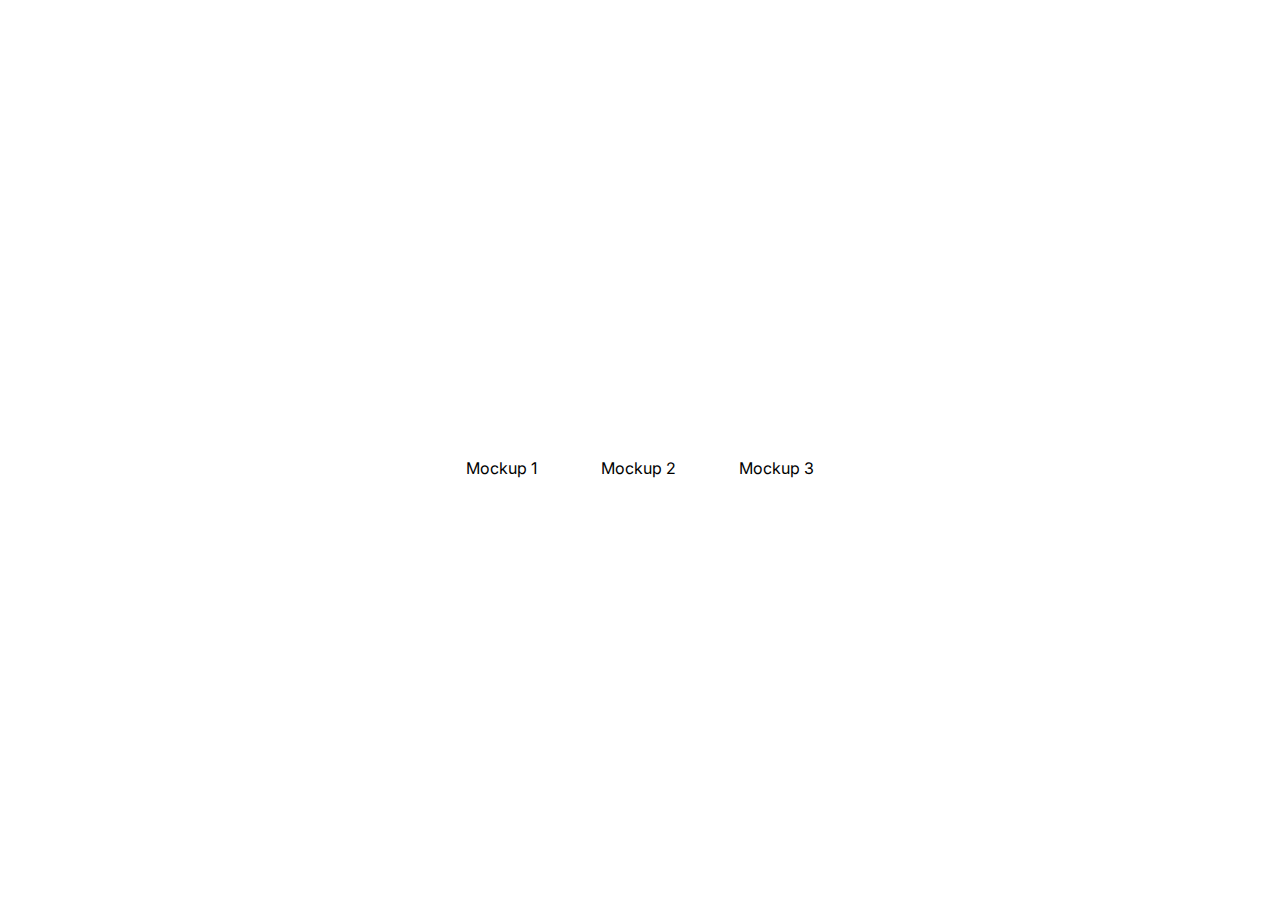
<file: index.html>
<!DOCTYPE html>
<html lang="en">
	<head>
		<meta charset="UTF-8" />
		<meta http-equiv="X-UA-Compatible" content="IE=edge" />
		<meta name="viewport" content="width=device-width, initial-scale=1.0" />
		<link rel="stylesheet" href="style.css" />
		<title>Main Page</title>
	</head>
	<body>
		<a href="./mockup1/index.html">Mockup 1</a>
		<a href="./mockup2/index.html">Mockup 2</a>
		<a href="./mockup3/index.html">Mockup 3</a>
	</body>
</html>
</file>
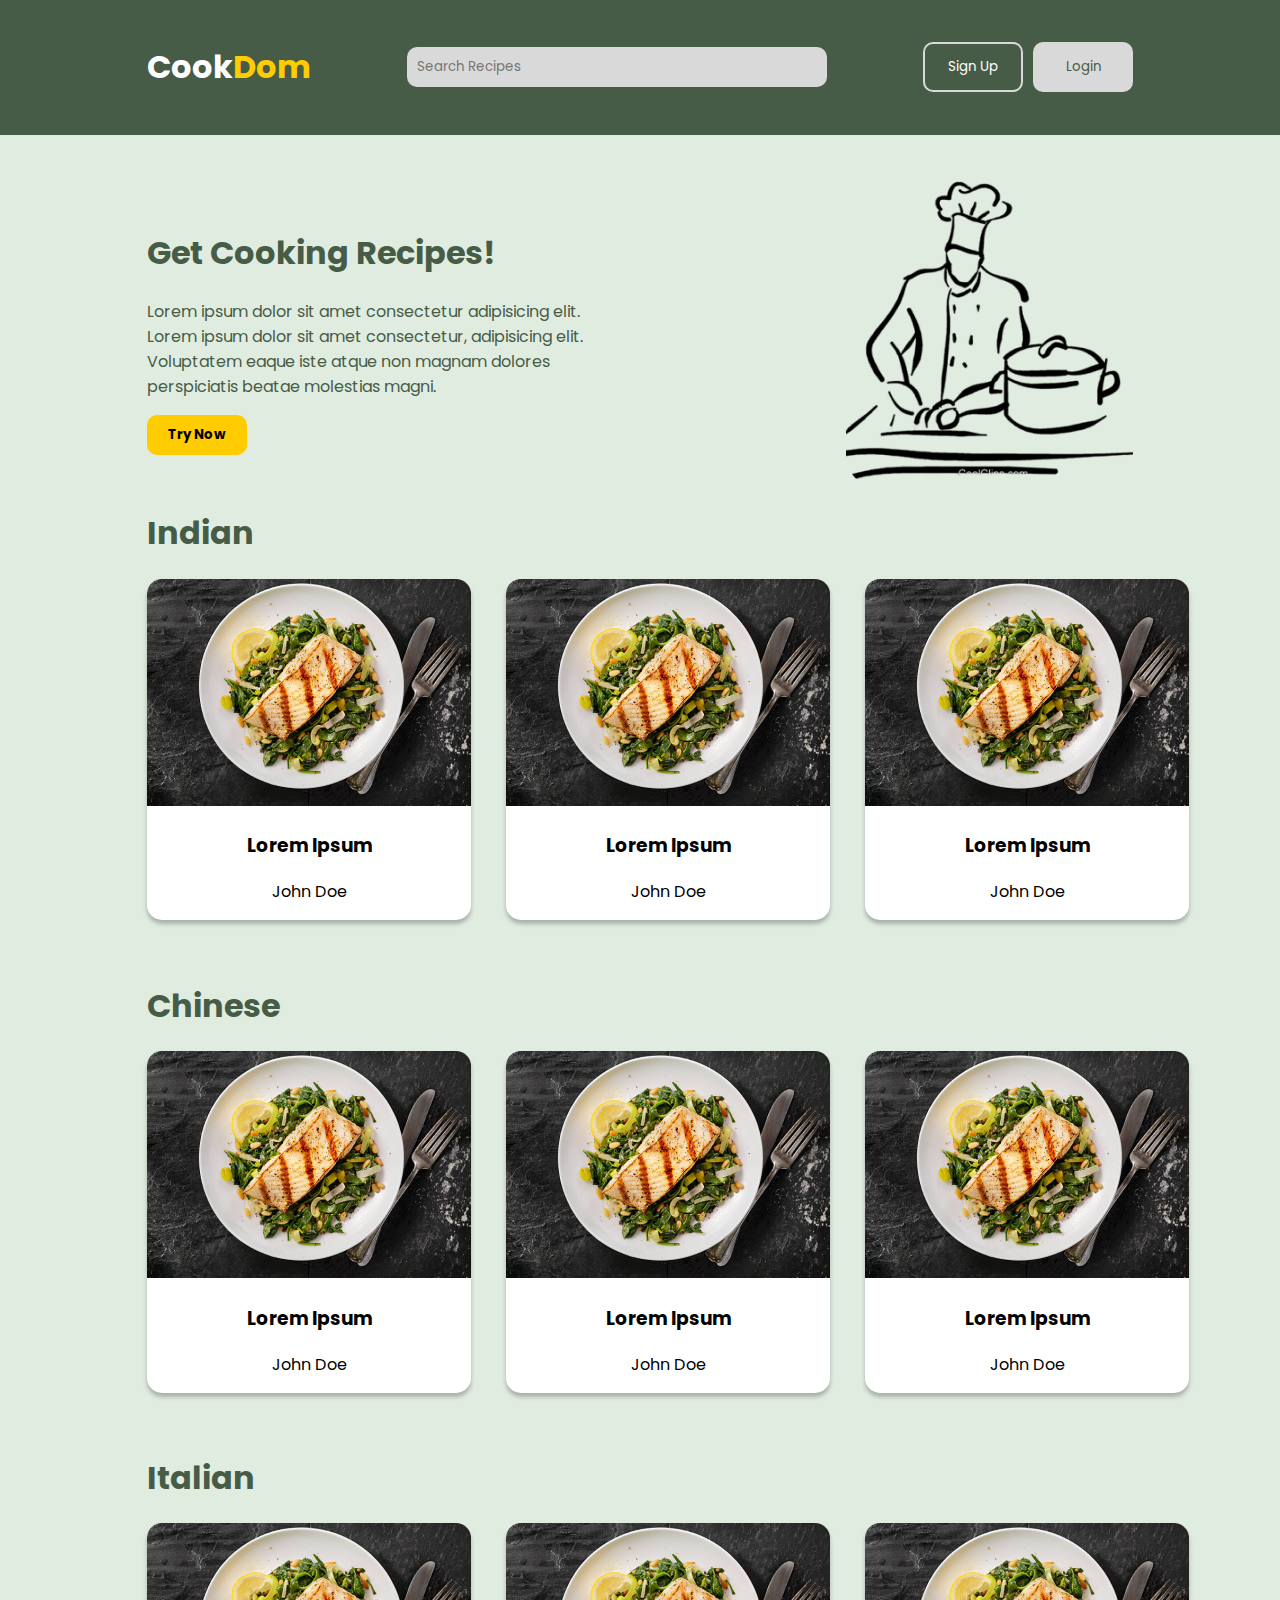
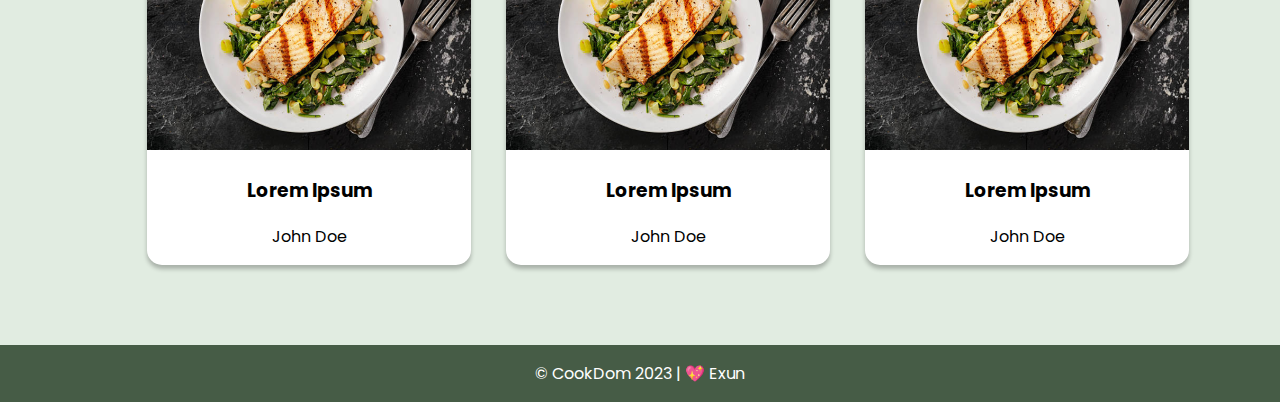
<file: mockup1/index.html>
<!DOCTYPE html>
<html lang="en">
	<head>
		<meta charset="UTF-8" />
		<meta http-equiv="X-UA-Compatible" content="IE=edge" />
		<meta name="viewport" content="width=device-width, initial-scale=1.0" />
		<link rel="stylesheet" href="./style.css" />
		<title>Mockup 1</title>
	</head>
	<body>
		<nav>
			<h1>Cook<span class="yellow">Dom</span></h1>
			<input type="text" placeholder="Search Recipes" />
			<div class="buttons">
				<button>Sign Up</button>
				<button>Login</button>
			</div>
		</nav>
		<main>
			<div class="intro">
				<div class="text">
					<h1>Get Cooking Recipes!</h1>
					<p>
						Lorem ipsum dolor sit amet consectetur adipisicing elit. Lorem ipsum
						dolor sit amet consectetur, adipisicing elit. Voluptatem eaque iste
						atque non magnam dolores perspiciatis beatae molestias magni.
					</p>
					<button>Try Now</button>
				</div>
				<img src="./images/cooking.png" alt="person cooking" />
			</div>
			<div class="cuisines">
				<h1>Indian</h1>
				<div class="cards">
					<div class="card">
						<img src="./images/dish.png" alt="picture of a dish" />
						<h3>Lorem Ipsum</h3>
						<p>John Doe</p>
					</div>
					<div class="card">
						<img src="./images/dish.png" alt="picture of a dish" />
						<h3>Lorem Ipsum</h3>
						<p>John Doe</p>
					</div>
					<div class="card">
						<img src="./images/dish.png" alt="picture of a dish" />
						<h3>Lorem Ipsum</h3>
						<p>John Doe</p>
					</div>
				</div>
			</div>
			<div class="cuisines">
				<h1>Chinese</h1>
				<div class="cards">
					<div class="card">
						<img src="./images/dish.png" alt="picture of a dish" />
						<h3>Lorem Ipsum</h3>
						<p>John Doe</p>
					</div>
					<div class="card">
						<img src="./images/dish.png" alt="picture of a dish" />
						<h3>Lorem Ipsum</h3>
						<p>John Doe</p>
					</div>
					<div class="card">
						<img src="./images/dish.png" alt="picture of a dish" />
						<h3>Lorem Ipsum</h3>
						<p>John Doe</p>
					</div>
				</div>
			</div>
			<div class="cuisines">
				<h1>Italian</h1>
				<div class="cards">
					<div class="card">
						<img src="./images/dish.png" alt="picture of a dish" />
						<h3>Lorem Ipsum</h3>
						<p>John Doe</p>
					</div>
					<div class="card">
						<img src="./images/dish.png" alt="picture of a dish" />
						<h3>Lorem Ipsum</h3>
						<p>John Doe</p>
					</div>
					<div class="card">
						<img src="./images/dish.png" alt="picture of a dish" />
						<h3>Lorem Ipsum</h3>
						<p>John Doe</p>
					</div>
				</div>
			</div>
		</main>
		<footer>
			<p>&copy; CookDom 2023 | 💖 Exun</p>
		</footer>
	</body>
</html>
</file>
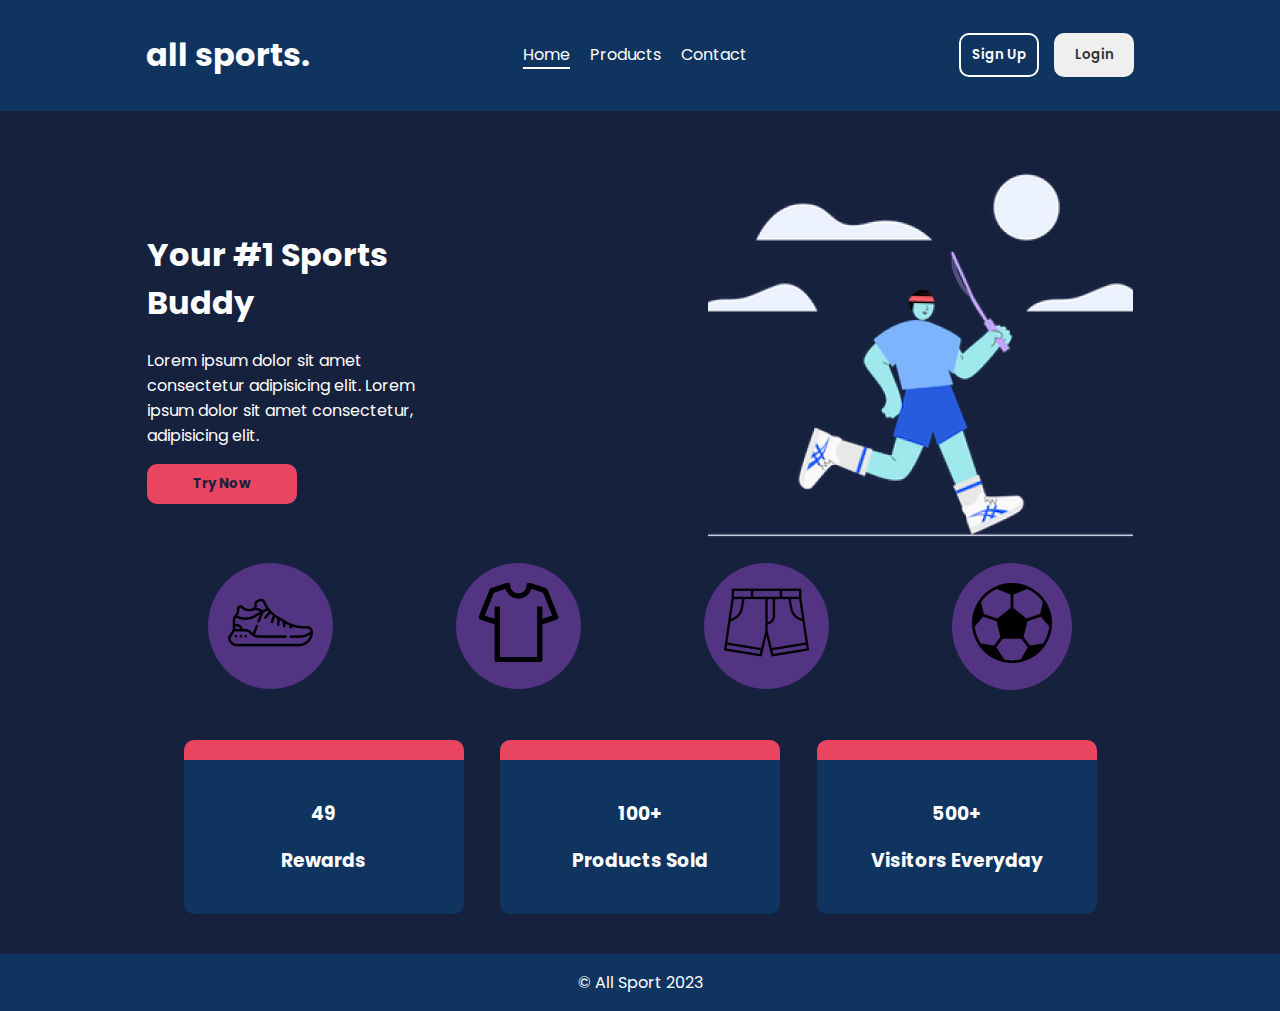
<file: mockup2/index.html>
<!DOCTYPE html>
<html lang="en">
	<head>
		<meta charset="UTF-8" />
		<meta http-equiv="X-UA-Compatible" content="IE=edge" />
		<meta name="viewport" content="width=device-width, initial-scale=1.0" />
		<link rel="stylesheet" href="style.css" />
		<title>Mockup 2</title>
	</head>
	<body>
		<nav>
			<h1>all sports.</h1>
			<div class="links">
				<a href="#" class="link active">Home</a>
				<a href="#" class="link">Products</a>
				<a href="#" class="link">Contact</a>
			</div>
			<div class="buttons">
				<button>Sign Up</button>
				<button>Login</button>
			</div>
		</nav>
		<main>
			<div class="intro">
				<div class="text">
					<h1>Your #1 Sports Buddy</h1>
					<p>
						Lorem ipsum dolor sit amet consectetur adipisicing elit. Lorem ipsum
						dolor sit amet consectetur, adipisicing elit.
					</p>
					<button>Try Now</button>
				</div>
				<img src="./images/playing.png" alt="person playing" />
			</div>
			<div class="spheres">
				<div class="sphere">
					<img src="./images/shoe.png" alt="shoe picture" />
				</div>
				<div class="sphere">
					<img src="./images/shirt.png" alt="shirt picture" />
				</div>
				<div class="sphere">
					<img src="./images/shorts.png" alt="shorts picture" />
				</div>
				<div class="sphere">
					<img src="./images/football.png" alt="football picture" />
				</div>
			</div>
			<div class="cards">
				<div class="card">
					<div class="top"></div>
					<div class="text">
						<h3>49</h3>
						<h3>Rewards</h3>
					</div>
				</div>
				<div class="card">
					<div class="top"></div>
					<div class="text">
						<h3>100+</h3>
						<h3>Products Sold</h3>
					</div>
				</div>
				<div class="card">
					<div class="top"></div>
					<div class="text">
						<h3>500+</h3>
						<h3>Visitors Everyday</h3>
					</div>
				</div>
			</div>
		</main>
		<footer>
			<p>&copy; All Sport 2023</p>
		</footer>
	</body>
</html>
</file>
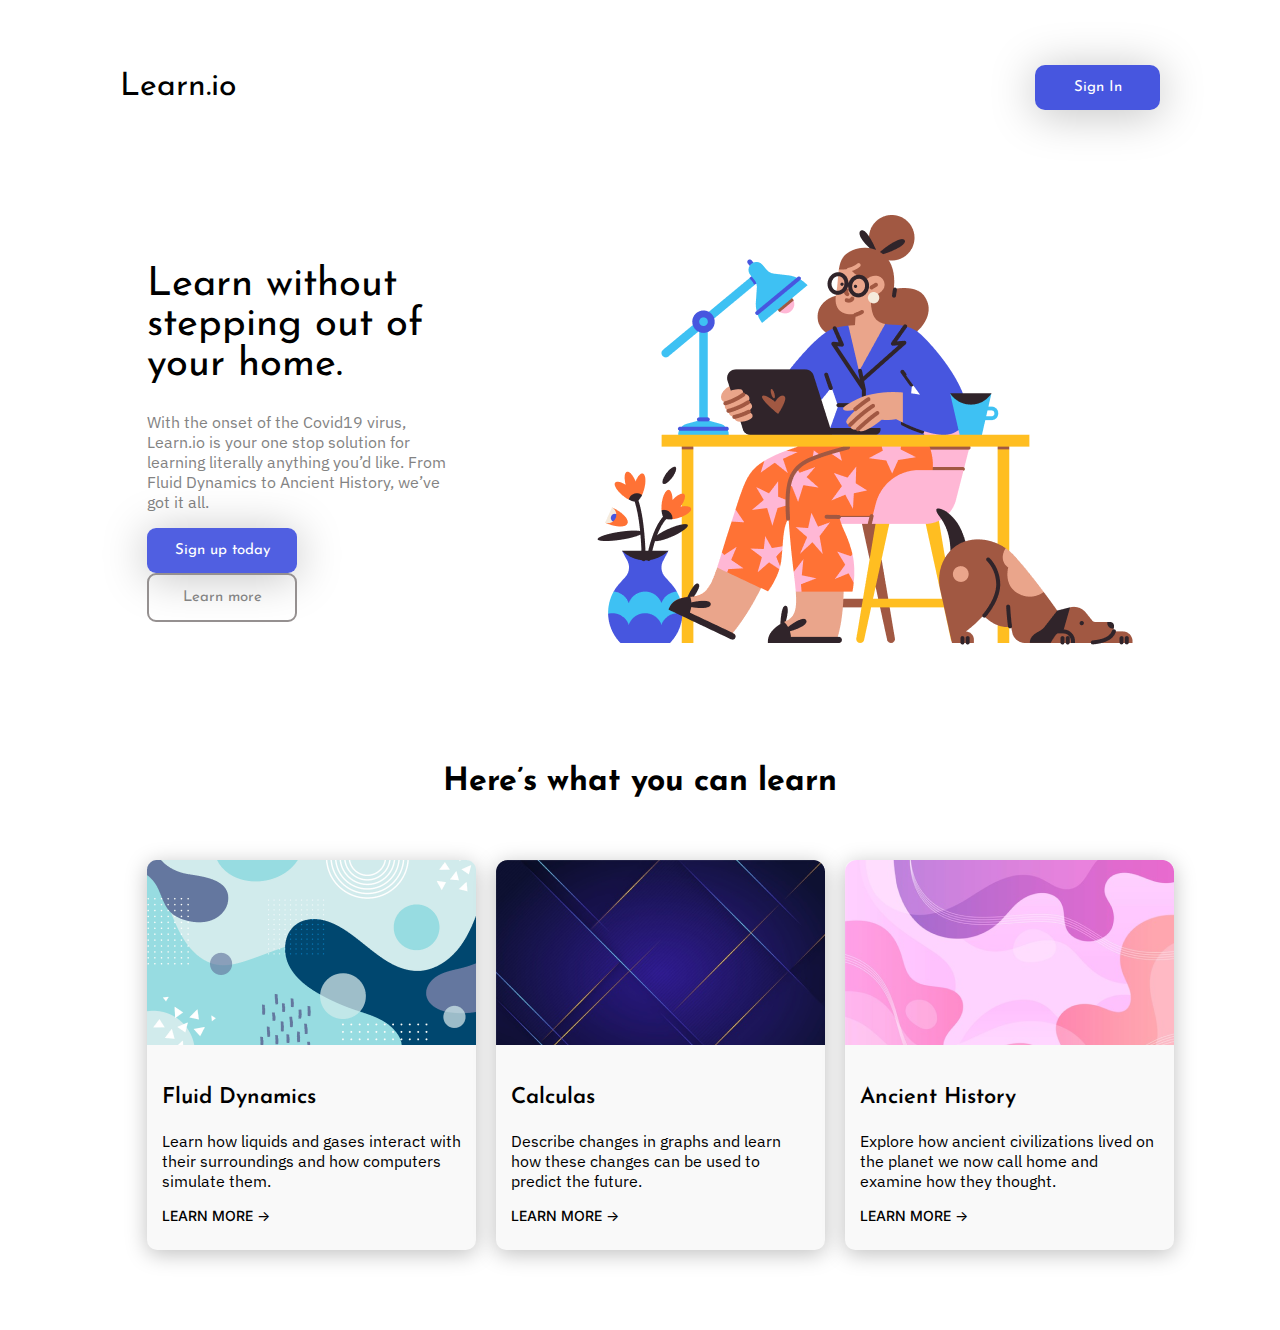
<file: mockup3/index.html>
<!DOCTYPE html>
<html lang="en">
	<head>
		<meta charset="UTF-8" />
		<meta http-equiv="X-UA-Compatible" content="IE=edge" />
		<meta name="viewport" content="width=device-width, initial-scale=1.0" />
		<link rel="stylesheet" href="style.css" />
		<title>Mockup 3</title>
	</head>
	<body>
		<nav>
			<h1>Learn.io</h1>
			<button>Sign In</button>
		</nav>
		<main>
			<div class="intro">
				<div class="text">
					<h1>Learn without stepping out of your home.</h1>
					<p>
						With the onset of the Covid19 virus, Learn.io is your one stop
						solution for learning literally anything you’d like. From Fluid
						Dynamics to Ancient History, we’ve got it all.
					</p>
					<div class="buttons">
						<button>Sign up today</button>
						<button>Learn more</button>
					</div>
				</div>
				<img src="./images/illustration.png" alt="" />
			</div>
			<div class="courses">
				<h1>Here’s what you can learn</h1>
				<div class="cards">
					<div class="card">
						<img src="./images/fluid.png" alt="" />
						<div class="text">
							<h3>Fluid Dynamics</h3>
							<p>
								Learn how liquids and gases interact with their surroundings and
								how computers simulate them.
							</p>
							<a href="#">LEARN MORE -></a>
						</div>
					</div>
					<div class="card">
						<img src="./images/lines.png" alt="" />
						<div class="text">
							<h3>Calculas</h3>
							<p>
								Describe changes in graphs and learn how these changes can be
								used to predict the future.
							</p>
							<a href="#">LEARN MORE -></a>
						</div>
					</div>
					<div class="card">
						<img src="./images/bubbles.png" alt="" />
						<div class="text">
							<h3>Ancient History</h3>
							<p>
								Explore how ancient civilizations lived on the planet we now
								call home and examine how they thought.
							</p>
							<a href="#">LEARN MORE -></a>
						</div>
					</div>
				</div>
			</div>
		</main>
	</body>
</html>
</file>
<file: style.css>
@import url("https://fonts.googleapis.com/css2?family=Inter&display=swap");

body {
	padding-top: 50svh;
	background: white;
	display: flex;
	justify-content: center;
	align-items: center;
	text-align: center;
	gap: 5%;
	font-family: "Inter";
}

a {
	color: inherit;
	text-decoration: none;
	transition: ease-in;
	transition-duration: 500ms;
	transition-timing-function: border-bottom font-weight;
}

a:hover {
	font-weight: bold;
	border-bottom: 2px black solid;
}
</file>
<file: mockup1/style.css>
@import url("https://fonts.googleapis.com/css2?family=Poppins:wght@400;500;600;700&display=swap");

:root {
	--primary: #e1ece1;
	--secondary: #465c46;
	--tertiary: #d9d9d9;
	--highlight: #ffcc00;
}

* {
	font-family: "Poppins";
}

body {
	margin: 0;
	padding: 0;
	background: var(--primary);
	color: white;
}

.yellow {
	color: var(--highlight);
}

nav {
	display: flex;
	justify-content: space-between;
	gap: 20px;
	align-items: center;
	padding: 22px 147px;
	background: var(--secondary);
}

nav > input {
	background: var(--tertiary);
	border: none;
	border-radius: 10px;
	padding: 10px;
	width: 400px;
	min-width: 20px;
	color: var(--secondary);
}

nav > .buttons {
	display: flex;
	justify-content: space-evenly;
	gap: 10px;
}

nav > .buttons :nth-child(1) {
	background: transparent;
	color: var(--teritary);
	border: 2px var(--tertiary) solid;
}

nav > .buttons > * {
	padding: 13px;
	border-radius: 10px;
	border: none;
	width: 100px;
	background: var(--tertiary);
	color: var(--secondary);
}

main {
	padding: 40px 147px;
	color: var(--secondary);
}

main > .intro {
	display: flex;
	justify-content: space-evenly;
	align-items: center;
	gap: 25%;
}

main > .intro > .text > button {
	border: none;
	padding: 10px;
	border-radius: 10px;
	background: var(--highlight);
	width: 100px;
	font-weight: bold;
}

main > .cuisines {
	padding-bottom: 20px;
}

main > .cuisines > h1 {
	color: var(--secondary);
}

main > .cuisines > .cards {
	display: flex;
	justify-content: space-evenly;
	align-items: center;
	gap: 35px;
	padding-bottom: 20px;
}

main > .cuisines > .cards > .card {
	text-align: center;
	background: white;
	border-radius: 15px;
	color: black;
	box-shadow: 0px 4px 4px rgba(0, 0, 0, 0.25);
}

footer {
	display: flex;
	justify-content: center;
	background: var(--secondary);
}
</file>
<file: mockup2/style.css>
@import url("https://fonts.googleapis.com/css2?family=Poppins:wght@400;500;600;700&display=swap");

:root {
	--primary: #16213e;
	--secondary: #0f3460;
	--tertiary: #533483;
	--highlight: #e94560;
}

* {
	font-family: "Poppins";
	color: white;
}

body {
	margin: 0;
	padding: 0;
	background: var(--primary);
}

a {
	color: inherit;
	text-decoration: none;
}

nav {
	display: flex;
	justify-content: space-between;
	align-items: center;
	padding: 10px 146px;
	background: var(--secondary);
}

nav > .links {
	display: flex;
	justify-content: space-evenly;
	gap: 20px;
}

nav > .links > .active {
	border-bottom: 2px white solid;
}

nav > .buttons {
	display: flex;
	justify-content: space-evenly;
	gap: 15px;
}

nav > .buttons > button {
	border-radius: 10px;
	border: none;
	padding: 10px;
	width: 80px;
	color: #323232;
	font-weight: 600;
}

nav > .buttons :first-child {
	border: 2px white solid;
	background: transparent;
	color: white;
}

main {
	padding: 40px 147px;
	color: var(--secondary);
}

main > .intro {
	display: flex;
	justify-content: space-evenly;
	align-items: center;
	gap: 25%;
}

main > .intro > .text > button {
	border: none;
	padding: 10px;
	border-radius: 10px;
	background: var(--highlight);
	width: 150px;
	color: var(--primary);
	font-weight: bold;
}

main > .spheres {
	display: flex;
	justify-content: space-around;
	align-items: center;
	padding-bottom: 50px;
}

main > .spheres > .sphere {
	border-radius: 100%;
	background: var(--tertiary);
	padding: 20px;
}

main > .cards {
	display: flex;
	justify-content: space-evenly;
	align-items: center;
}

main > .cards > .card > .text {
	background: var(--secondary);
	padding: 20px 40px;
	width: 200px;
	border-radius: 0 0 10px 10px;
	text-align: center;
}

main > .cards > .card > .top {
	background: var(--highlight);
	padding: 10px 40px;
	width: 200px;
	border-radius: 10px 10px 0 0;
}

footer {
	display: flex;
	justify-content: center;
	background: var(--secondary);
}
</file>
<file: mockup3/style.css>
@import url("https://fonts.googleapis.com/css2?family=IBM+Plex+Sans&family=Inter:wght@500&family=Josefin+Sans:wght@400;600;700&display=swap");

:root {
	--primary: #4756df;
}

* {
	font-family: "Josefin Sans";
	font-weight: 400;
	color: black;
}

body {
	margin: 0;
	padding: 0;
	background: white;
}

a {
	color: inherit;
	text-decoration: none;
}

nav {
	display: flex;
	justify-content: space-between;
	align-items: center;
	padding: 50px 120px;
}

nav > button {
	background: var(--primary);
	color: white;
	box-shadow: 0px 4px 45px rgba(0, 0, 0, 0.25);
	border-radius: 10px;
	border: none;
	padding: 15px;
	width: 125px;
	font-size: 15px;
}

main {
	padding: 40px 147px;
	color: var(--secondary);
}

main > .intro {
	display: flex;
	justify-content: space-evenly;
	align-items: center;
	gap: 15%;
}

main > .intro > .text > h1 {
	font-size: 40px;
}

main > .intro > .text > p {
	font-family: "IBM Plex Sans";
	color: #838383;
}

main > .intro > .text > .buttons > button {
	border: 2px solid #959090;
	border-radius: 9px;
	padding: 15px;
	font-size: 15px;
	color: #838383;
	width: 150px;
	margin-right: 5px;
	background: transparent;
}

main > .intro > .text > .buttons :first-child {
	color: white;
	background: rgba(71, 86, 223, 0.95);
	box-shadow: 0px 4px 45px rgba(0, 0, 0, 0.25);
	border-radius: 9px;
	border: none;
	padding: 15px;
	font-size: 15px;
}

main > .courses {
	padding-top: 100px;
}

main > .courses > h1 {
	text-align: center;
	font-weight: 700;
}

main > .courses > .cards {
	display: flex;
	justify-content: space-evenly;
	align-items: center;
	gap: 20px;
	padding: 40px 0;
}
main > .courses > .cards > .card {
	box-shadow: 0px 4px 21px rgba(0, 0, 0, 0.25);
	border-radius: 10px;
	background: #f9f9f9;
	padding-bottom: 10px;
	flex-basis: 0;
}

main > .courses > .cards > .card > .text {
	padding: 15px;
}

main > .courses > .cards > .card > .text > h3 {
	font-family: "Josefin Sans";
	font-weight: 600;
	font-size: 22px;
}

main > .courses > .cards > .card > .text > p {
	font-family: "IBM Plex Sans";
}

main > .courses > .cards > .card > .text > a {
	font-family: "Inter";
	font-weight: 500;
	font-size: 14px;
}
</file>
